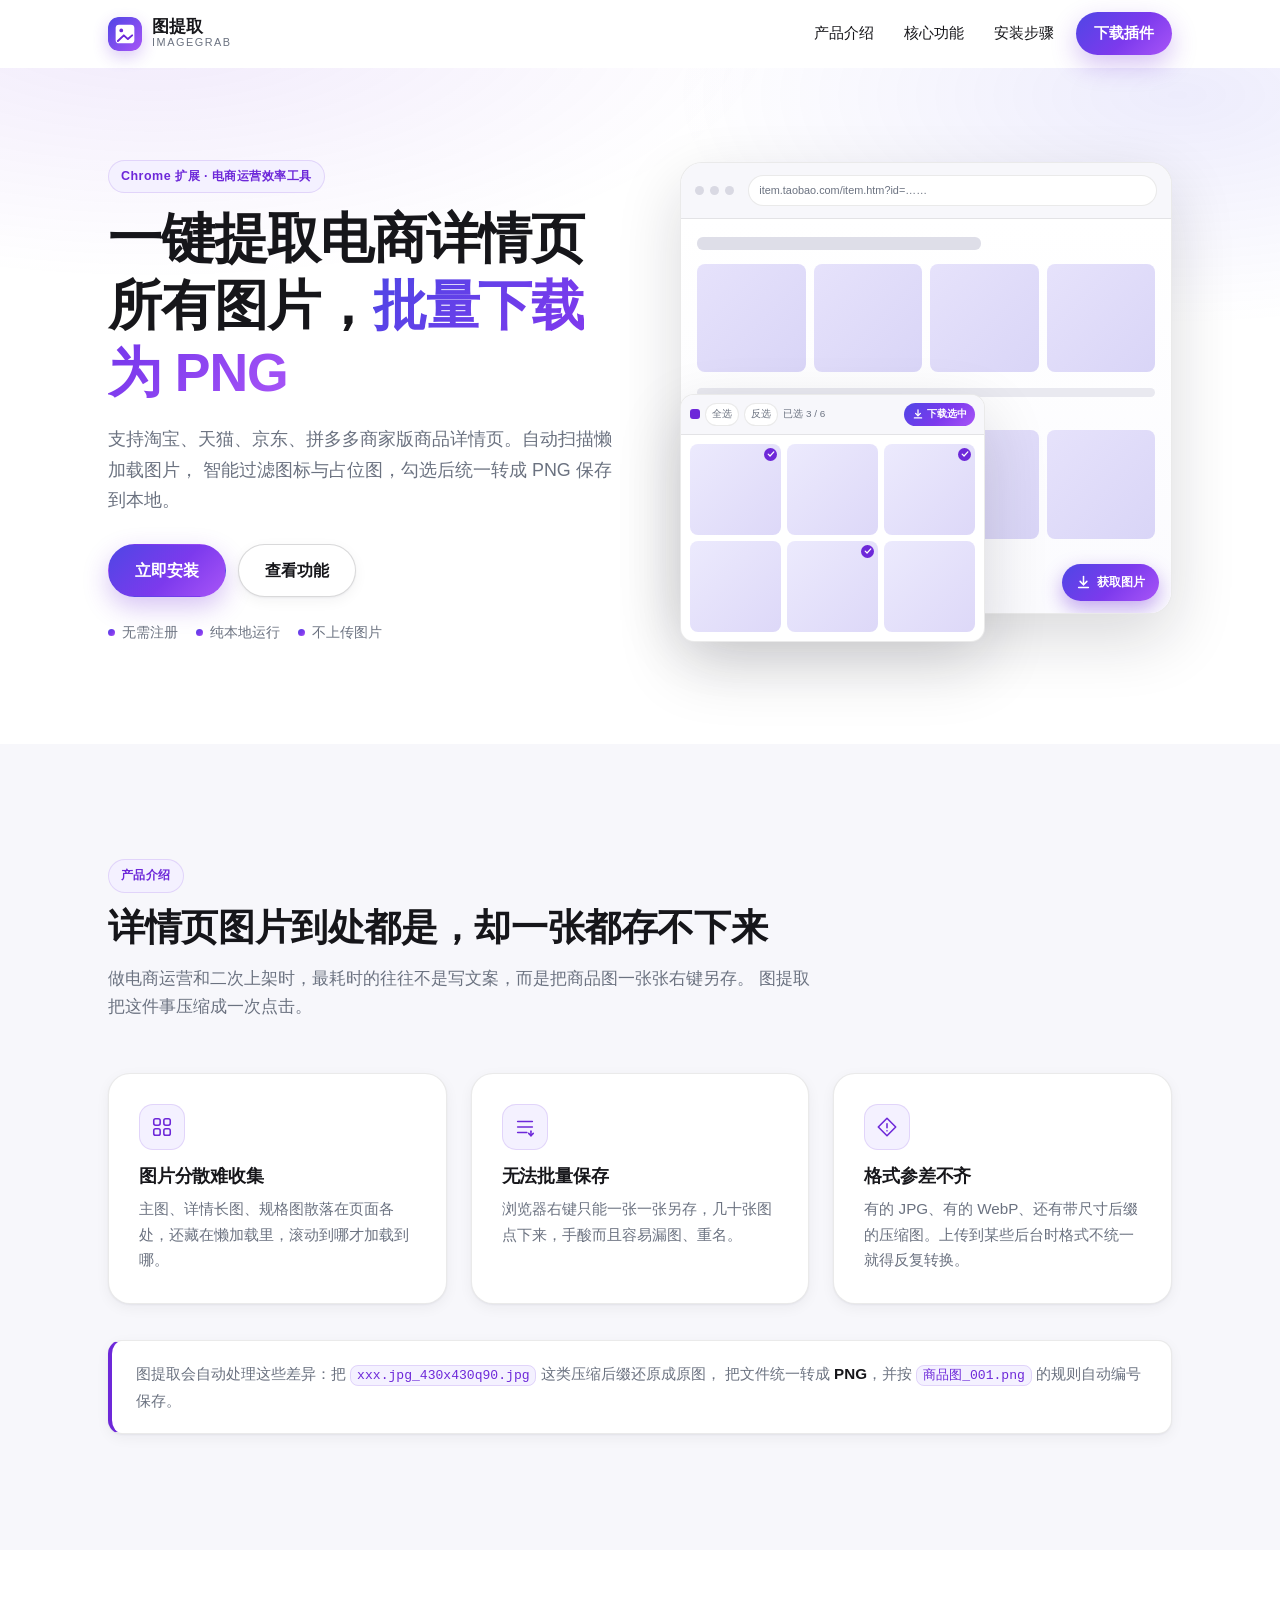
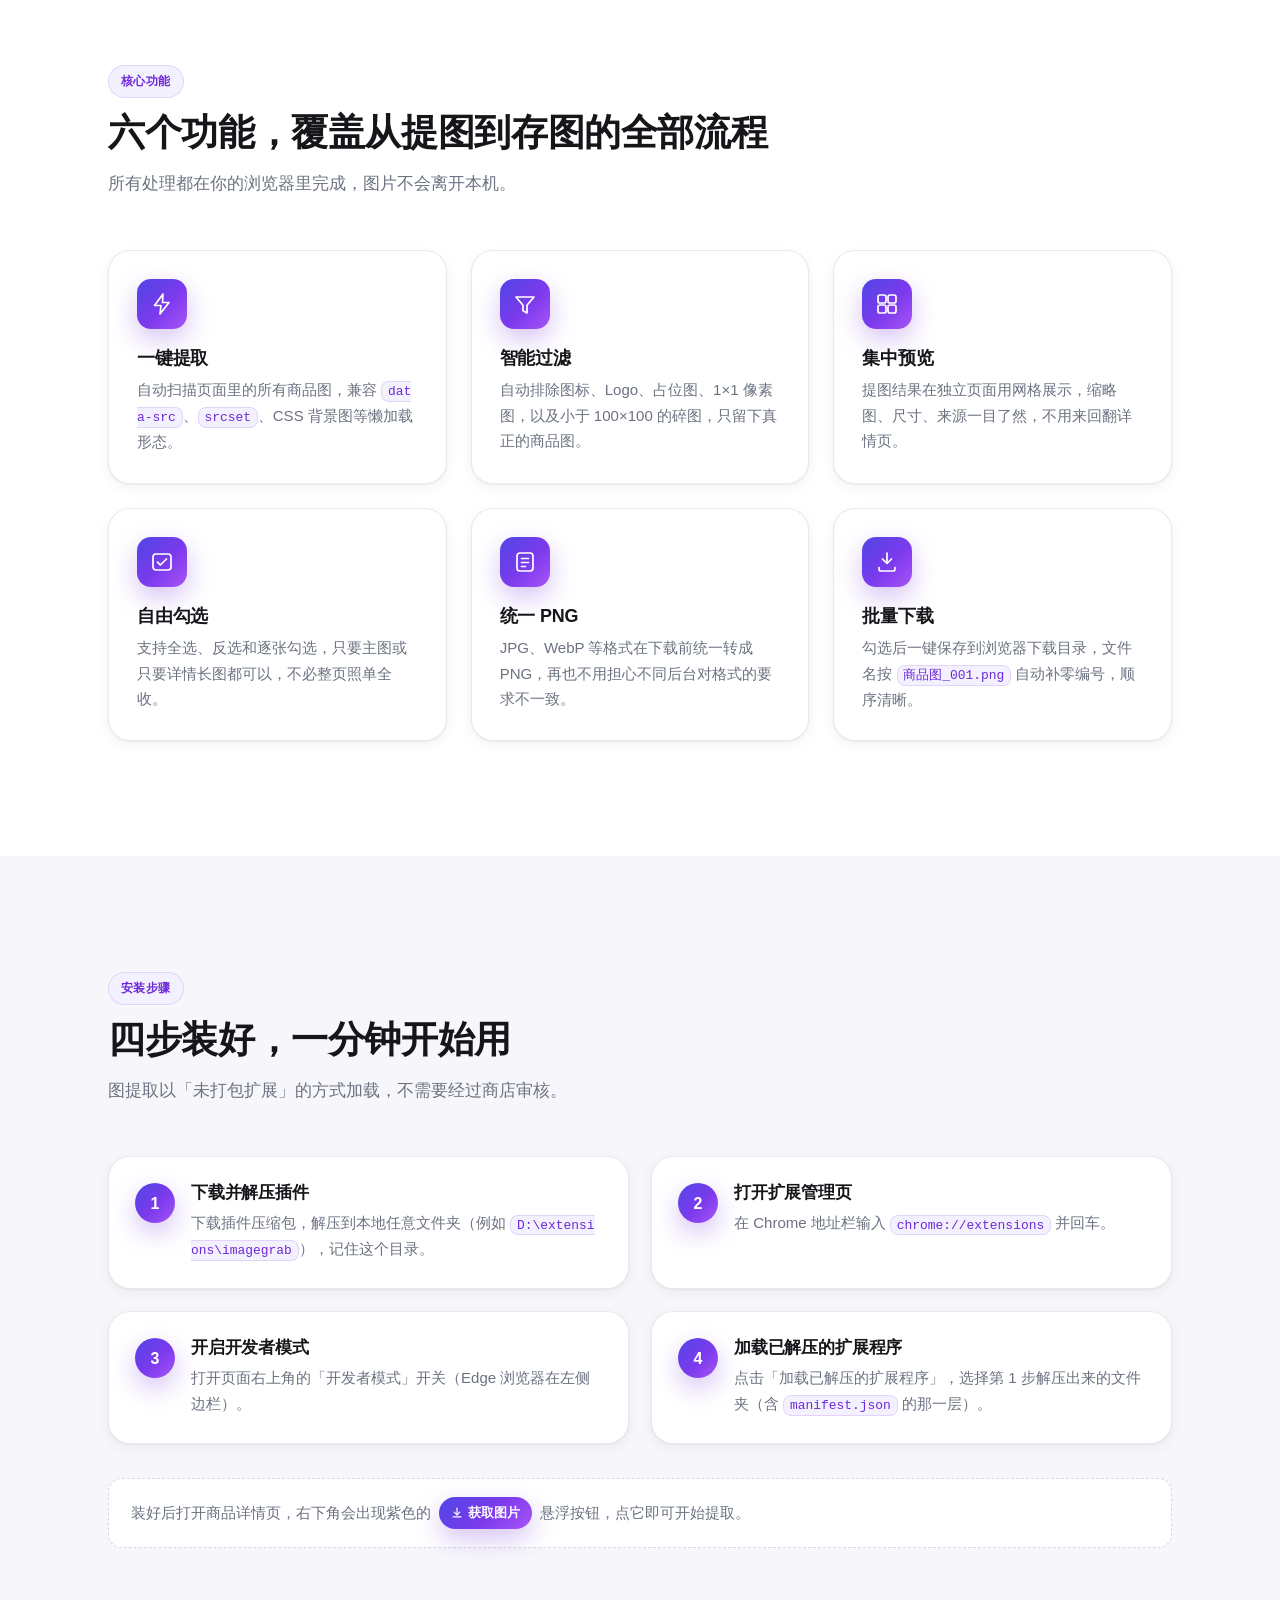
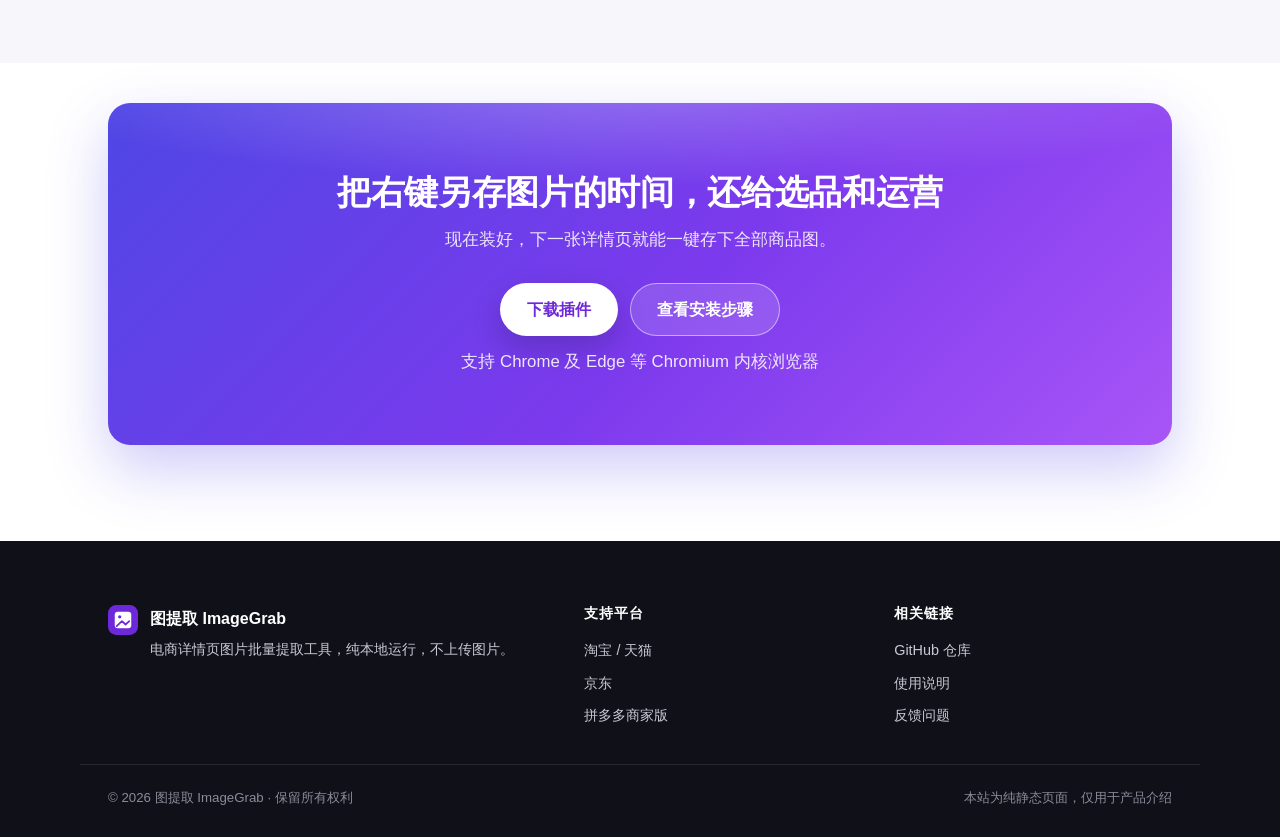
<file: docs/index.html>
<!DOCTYPE html>
<html lang="zh-CN">
<head>
  <meta charset="UTF-8" />
  <meta name="viewport" content="width=device-width, initial-scale=1" />
  <title>图提取 ImageGrab · 一键提取电商详情页图片，批量下载为 PNG</title>
  <meta name="description"
        content="图提取（ImageGrab）是一款 Chrome 浏览器扩展：在淘宝、天猫、京东、拼多多商家版的商品详情页一键提取所有商品图片，集中预览、自由勾选、批量下载为 PNG。纯本地运行，不上传任何图片。" />
  <meta name="theme-color" content="#6d28d9" />
  <link rel="icon" type="image/svg+xml" href="assets/favicon.svg" />
  <link rel="stylesheet" href="css/style.css" />
</head>
<body>
  <!-- 无障碍：键盘用户可跳转到主内容 -->
  <a class="skip-link" href="#main">跳到主要内容</a>

  <!-- ===================== 1. 顶部导航栏 ===================== -->
  <header class="nav" id="navbar">
    <div class="container nav-inner">
      <!-- 品牌：内联 SVG 图标 + 产品名 -->
      <a class="brand" href="#top" aria-label="图提取 ImageGrab 首页">
        <svg class="brand-mark" viewBox="0 0 40 40" width="34" height="34" aria-hidden="true" focusable="false">
          <defs>
            <linearGradient id="brandGrad" x1="0" y1="0" x2="1" y2="1">
              <stop offset="0" stop-color="#4f46e5" />
              <stop offset="1" stop-color="#a855f7" />
            </linearGradient>
          </defs>
          <rect x="0" y="0" width="40" height="40" rx="11" fill="url(#brandGrad)" />
          <rect x="9" y="9" width="22" height="22" rx="4" fill="#ffffff" />
          <circle cx="15.6" cy="15.8" r="2.2" fill="#6d28d9" />
          <path d="M11.6 28.2 L18.6 21.6 L23.4 26 L28.4 21.6" fill="none" stroke="#6d28d9"
                stroke-width="2.3" stroke-linecap="round" stroke-linejoin="round" />
        </svg>
        <span class="brand-text">
          <strong>图提取</strong>
          <em>ImageGrab</em>
        </span>
      </a>

      <!-- 移动端汉堡按钮（桌面端由 CSS 隐藏） -->
      <button class="nav-toggle" id="navToggle" type="button"
              aria-expanded="false" aria-controls="navMenu" aria-label="打开导航菜单">
        <span class="nav-toggle-bar"></span>
        <span class="nav-toggle-bar"></span>
        <span class="nav-toggle-bar"></span>
      </button>

      <!-- 锚点导航 -->
      <nav class="nav-menu" id="navMenu" aria-label="主导航">
        <ul>
          <li><a class="nav-link" href="#about">产品介绍</a></li>
          <li><a class="nav-link" href="#features">核心功能</a></li>
          <li><a class="nav-link" href="#steps">安装步骤</a></li>
          <li><a class="nav-link nav-link--cta" href="#download">下载插件</a></li>
        </ul>
      </nav>
    </div>
  </header>

  <main id="main">
    <!-- ===================== 2. Hero 首屏 ===================== -->
    <section class="hero" id="top">
      <div class="container hero-inner">
        <!-- 左侧文案 -->
        <div class="hero-copy reveal">
          <p class="eyebrow">Chrome 扩展 · 电商运营效率工具</p>
          <h1>一键提取电商详情页所有图片，<span class="grad-text">批量下载为 PNG</span></h1>
          <p class="hero-sub">
            支持淘宝、天猫、京东、拼多多商家版商品详情页。自动扫描懒加载图片，
            智能过滤图标与占位图，勾选后统一转成 PNG 保存到本地。
          </p>

          <div class="hero-actions">
            <a class="btn btn--primary" href="#steps">立即安装</a>
            <a class="btn btn--ghost" href="#features">查看功能</a>
          </div>

          <ul class="hero-meta">
            <li>无需注册</li>
            <li>纯本地运行</li>
            <li>不上传图片</li>
          </ul>
        </div>

        <!-- 右侧：插件界面示意图（纯 CSS + 内联 SVG 绘制，无外部图片） -->
        <div class="hero-visual reveal" aria-hidden="true">
          <!-- 背景：模拟商品详情页的浏览器窗口 -->
          <div class="mock-browser">
            <div class="mock-bar">
              <span class="mock-dot"></span><span class="mock-dot"></span><span class="mock-dot"></span>
              <span class="mock-url">item.taobao.com/item.htm?id=……</span>
            </div>
            <div class="mock-page">
              <div class="mock-line mock-line--title"></div>
              <!-- 模拟详情页里分散的商品小图 -->
              <div class="mock-row">
                <span class="mock-thumb"></span>
                <span class="mock-thumb"></span>
                <span class="mock-thumb"></span>
                <span class="mock-thumb"></span>
              </div>
              <div class="mock-line"></div>
              <div class="mock-line mock-line--short"></div>
              <!-- 再来一组小图，让详情页看起来更长，也给悬浮按钮留出空间 -->
              <div class="mock-row">
                <span class="mock-thumb"></span>
                <span class="mock-thumb"></span>
                <span class="mock-thumb"></span>
                <span class="mock-thumb"></span>
              </div>
              <!-- 模拟插件注入的悬浮按钮 -->
              <div class="mock-fab">
                <svg viewBox="0 0 20 20" width="15" height="15" aria-hidden="true">
                  <path d="M10 2v11" stroke="#fff" stroke-width="2" stroke-linecap="round" />
                  <path d="M5.5 8.5 10 13l4.5-4.5" fill="none" stroke="#fff" stroke-width="2"
                        stroke-linecap="round" stroke-linejoin="round" />
                  <path d="M3.5 16.5h13" stroke="#fff" stroke-width="2" stroke-linecap="round" />
                </svg>
                <span>获取图片</span>
              </div>
            </div>
          </div>

          <!-- 前景：模拟提取后的图片预览页 -->
          <div class="mock-gallery">
            <div class="mock-gallery-bar">
              <span class="mock-check-all"></span>
              <span class="mock-pill">全选</span>
              <span class="mock-pill">反选</span>
              <span class="mock-count">已选 3 / 6</span>
              <span class="mock-dl">
                <svg viewBox="0 0 20 20" width="12" height="12" aria-hidden="true">
                  <path d="M10 3v9" stroke="#fff" stroke-width="2.2" stroke-linecap="round" />
                  <path d="M6 9 10 13l4-4" fill="none" stroke="#fff" stroke-width="2.2"
                        stroke-linecap="round" stroke-linejoin="round" />
                  <path d="M4 16.5h12" stroke="#fff" stroke-width="2.2" stroke-linecap="round" />
                </svg>
                下载选中
              </span>
            </div>
            <div class="mock-grid">
              <span class="mock-img is-checked"></span>
              <span class="mock-img"></span>
              <span class="mock-img is-checked"></span>
              <span class="mock-img"></span>
              <span class="mock-img is-checked"></span>
              <span class="mock-img"></span>
            </div>
          </div>
        </div>
      </div>
    </section>

    <!-- ===================== 3. 产品介绍 ===================== -->
    <section class="section section--alt" id="about">
      <div class="container">
        <header class="section-head reveal">
          <p class="eyebrow">产品介绍</p>
          <h2>详情页图片到处都是，却一张都存不下来</h2>
          <p class="section-sub">
            做电商运营和二次上架时，最耗时的往往不是写文案，而是把商品图一张张右键另存。
            图提取把这件事压缩成一次点击。
          </p>
        </header>

        <!-- 3 张痛点卡片 -->
        <div class="pain-grid">
          <article class="pain-card reveal">
            <span class="pain-icon" aria-hidden="true">
              <svg viewBox="0 0 24 24" width="22" height="22" fill="none" stroke="currentColor"
                   stroke-width="1.7" stroke-linecap="round" stroke-linejoin="round">
                <rect x="3" y="3" width="7" height="7" rx="2" />
                <rect x="14" y="3" width="7" height="7" rx="2" />
                <rect x="3" y="14" width="7" height="7" rx="2" />
                <rect x="14" y="14" width="7" height="7" rx="2" />
              </svg>
            </span>
            <h3>图片分散难收集</h3>
            <p>主图、详情长图、规格图散落在页面各处，还藏在懒加载里，滚动到哪才加载到哪。</p>
          </article>

          <article class="pain-card reveal">
            <span class="pain-icon" aria-hidden="true">
              <svg viewBox="0 0 24 24" width="22" height="22" fill="none" stroke="currentColor"
                   stroke-width="1.7" stroke-linecap="round" stroke-linejoin="round">
                <path d="M4 6h16" />
                <path d="M4 12h16" />
                <path d="M4 18h10" />
                <path d="M18.5 16.5v5" />
                <path d="M16 19l2.5 2.5L21 19" />
              </svg>
            </span>
            <h3>无法批量保存</h3>
            <p>浏览器右键只能一张一张另存，几十张图点下来，手酸而且容易漏图、重名。</p>
          </article>

          <article class="pain-card reveal">
            <span class="pain-icon" aria-hidden="true">
              <svg viewBox="0 0 24 24" width="22" height="22" fill="none" stroke="currentColor"
                   stroke-width="1.7" stroke-linecap="round" stroke-linejoin="round">
                <path d="M12 2.5 21.5 12 12 21.5 2.5 12z" />
                <path d="M12 8.5v4.2" />
                <path d="M12 16.2h.01" />
              </svg>
            </span>
            <h3>格式参差不齐</h3>
            <p>有的 JPG、有的 WebP、还有带尺寸后缀的压缩图。上传到某些后台时格式不统一就得反复转换。</p>
          </article>
        </div>

        <!-- 结论文案 -->
        <p class="about-note reveal">
          图提取会自动处理这些差异：把 <code>xxx.jpg_430x430q90.jpg</code> 这类压缩后缀还原成原图，
          把文件统一转成 <strong>PNG</strong>，并按 <code>商品图_001.png</code> 的规则自动编号保存。
        </p>
      </div>
    </section>

    <!-- ===================== 4. 核心功能 ===================== -->
    <section class="section" id="features">
      <div class="container">
        <header class="section-head reveal">
          <p class="eyebrow">核心功能</p>
          <h2>六个功能，覆盖从提图到存图的全部流程</h2>
          <p class="section-sub">所有处理都在你的浏览器里完成，图片不会离开本机。</p>
        </header>

        <div class="feature-grid">
          <article class="feature-card reveal">
            <span class="feature-icon" aria-hidden="true">
              <svg viewBox="0 0 24 24" width="24" height="24" fill="none" stroke="currentColor"
                   stroke-width="1.7" stroke-linecap="round" stroke-linejoin="round">
                <path d="M13 2 4.5 13.5H11l-1 8.5L19 10.5h-6.5z" />
              </svg>
            </span>
            <h3>一键提取</h3>
            <p>自动扫描页面里的所有商品图，兼容 <code>data-src</code>、<code>srcset</code>、CSS 背景图等懒加载形态。</p>
          </article>

          <article class="feature-card reveal">
            <span class="feature-icon" aria-hidden="true">
              <svg viewBox="0 0 24 24" width="24" height="24" fill="none" stroke="currentColor"
                   stroke-width="1.7" stroke-linecap="round" stroke-linejoin="round">
                <path d="M3 5h18l-7 8.2V21l-4-2.2v-5.6z" />
              </svg>
            </span>
            <h3>智能过滤</h3>
            <p>自动排除图标、Logo、占位图、1×1 像素图，以及小于 100×100 的碎图，只留下真正的商品图。</p>
          </article>

          <article class="feature-card reveal">
            <span class="feature-icon" aria-hidden="true">
              <svg viewBox="0 0 24 24" width="24" height="24" fill="none" stroke="currentColor"
                   stroke-width="1.7" stroke-linecap="round" stroke-linejoin="round">
                <rect x="3" y="3" width="8" height="8" rx="2" />
                <rect x="13" y="3" width="8" height="8" rx="2" />
                <rect x="3" y="13" width="8" height="8" rx="2" />
                <rect x="13" y="13" width="8" height="8" rx="2" />
              </svg>
            </span>
            <h3>集中预览</h3>
            <p>提图结果在独立页面用网格展示，缩略图、尺寸、来源一目了然，不用来回翻详情页。</p>
          </article>

          <article class="feature-card reveal">
            <span class="feature-icon" aria-hidden="true">
              <svg viewBox="0 0 24 24" width="24" height="24" fill="none" stroke="currentColor"
                   stroke-width="1.7" stroke-linecap="round" stroke-linejoin="round">
                <rect x="3" y="4" width="18" height="16" rx="3" />
                <path d="M7.5 12.2l2.8 2.8L16.5 9" />
              </svg>
            </span>
            <h3>自由勾选</h3>
            <p>支持全选、反选和逐张勾选，只要主图或只要详情长图都可以，不必整页照单全收。</p>
          </article>

          <article class="feature-card reveal">
            <span class="feature-icon" aria-hidden="true">
              <svg viewBox="0 0 24 24" width="24" height="24" fill="none" stroke="currentColor"
                   stroke-width="1.7" stroke-linecap="round" stroke-linejoin="round">
                <rect x="4" y="3" width="16" height="18" rx="3" />
                <path d="M8.5 8.5h7" />
                <path d="M8.5 12.5h7" />
                <path d="M8.5 16.5h4" />
              </svg>
            </span>
            <h3>统一 PNG</h3>
            <p>JPG、WebP 等格式在下载前统一转成 PNG，再也不用担心不同后台对格式的要求不一致。</p>
          </article>

          <article class="feature-card reveal">
            <span class="feature-icon" aria-hidden="true">
              <svg viewBox="0 0 24 24" width="24" height="24" fill="none" stroke="currentColor"
                   stroke-width="1.7" stroke-linecap="round" stroke-linejoin="round">
                <path d="M12 3v10" />
                <path d="M7.5 9 12 13.5 16.5 9" />
                <path d="M4 17.5v1.5a2 2 0 0 0 2 2h12a2 2 0 0 0 2-2v-1.5" />
              </svg>
            </span>
            <h3>批量下载</h3>
            <p>勾选后一键保存到浏览器下载目录，文件名按 <code>商品图_001.png</code> 自动补零编号，顺序清晰。</p>
          </article>
        </div>
      </div>
    </section>

    <!-- ===================== 5. 安装步骤 ===================== -->
    <section class="section section--alt" id="steps">
      <div class="container">
        <header class="section-head reveal">
          <p class="eyebrow">安装步骤</p>
          <h2>四步装好，一分钟开始用</h2>
          <p class="section-sub">图提取以「未打包扩展」的方式加载，不需要经过商店审核。</p>
        </header>

        <ol class="steps">
          <li class="step reveal">
            <span class="step-num" aria-hidden="true">1</span>
            <div class="step-body">
              <h3>下载并解压插件</h3>
              <p>下载插件压缩包，解压到本地任意文件夹（例如 <code>D:\extensions\imagegrab</code>），记住这个目录。</p>
            </div>
          </li>

          <li class="step reveal">
            <span class="step-num" aria-hidden="true">2</span>
            <div class="step-body">
              <h3>打开扩展管理页</h3>
              <p>在 Chrome 地址栏输入 <code>chrome://extensions</code> 并回车。</p>
            </div>
          </li>

          <li class="step reveal">
            <span class="step-num" aria-hidden="true">3</span>
            <div class="step-body">
              <h3>开启开发者模式</h3>
              <p>打开页面右上角的「开发者模式」开关（Edge 浏览器在左侧边栏）。</p>
            </div>
          </li>

          <li class="step reveal">
            <span class="step-num" aria-hidden="true">4</span>
            <div class="step-body">
              <h3>加载已解压的扩展程序</h3>
              <p>点击「加载已解压的扩展程序」，选择第 1 步解压出来的文件夹（含 <code>manifest.json</code> 的那一层）。</p>
            </div>
          </li>
        </ol>

        <p class="steps-tip reveal">
          装好后打开商品详情页，右下角会出现紫色的
          <span class="inline-btn">
            <svg viewBox="0 0 20 20" width="12" height="12" aria-hidden="true">
              <path d="M10 2v11" stroke="#fff" stroke-width="2" stroke-linecap="round" />
              <path d="M5.5 8.5 10 13l4.5-4.5" fill="none" stroke="#fff" stroke-width="2"
                    stroke-linecap="round" stroke-linejoin="round" />
              <path d="M3.5 16.5h13" stroke="#fff" stroke-width="2" stroke-linecap="round" />
            </svg>
            获取图片
          </span>
          悬浮按钮，点它即可开始提取。
        </p>
      </div>
    </section>

    <!-- ===================== 6. 底部 CTA ===================== -->
    <section class="section cta-section" id="download">
      <div class="container">
        <div class="cta reveal">
          <h2>把右键另存图片的时间，还给选品和运营</h2>
          <p>现在装好，下一张详情页就能一键存下全部商品图。</p>
          <div class="cta-actions">
            <!-- 下载按钮指向 GitHub 仓库；如日后发布 Releases，可换成 Releases 下载链接 -->
            <a class="btn btn--invert" href="https://github.com/Alicalzh-Byte/imagegrab" target="_blank" rel="noopener">下载插件</a>
            <a class="btn btn--onGradient" href="#steps">查看安装步骤</a>
          </div>
          <p class="cta-note">支持 Chrome 及 Edge 等 Chromium 内核浏览器</p>
        </div>
      </div>
    </section>
  </main>

  <!-- ===================== 7. Footer ===================== -->
  <footer class="footer">
    <div class="container footer-inner">
      <div class="footer-brand">
        <span class="footer-logo" aria-hidden="true">
          <svg viewBox="0 0 40 40" width="30" height="30">
            <rect x="0" y="0" width="40" height="40" rx="11" fill="#6d28d9" />
            <rect x="9" y="9" width="22" height="22" rx="4" fill="#ffffff" />
            <circle cx="15.6" cy="15.8" r="2.2" fill="#6d28d9" />
            <path d="M11.6 28.2 L18.6 21.6 L23.4 26 L28.4 21.6" fill="none" stroke="#6d28d9"
                  stroke-width="2.3" stroke-linecap="round" stroke-linejoin="round" />
          </svg>
        </span>
        <div>
          <strong>图提取 ImageGrab</strong>
          <p>电商详情页图片批量提取工具，纯本地运行，不上传图片。</p>
        </div>
      </div>

      <div class="footer-col">
        <h4>支持平台</h4>
        <ul>
          <li>淘宝 / 天猫</li>
          <li>京东</li>
          <li>拼多多商家版</li>
        </ul>
      </div>

      <div class="footer-col">
        <h4>相关链接</h4>
        <ul>
          <!-- GitHub 仓库地址：已指向真实仓库 -->
          <li><a href="https://github.com/Alicalzh-Byte/imagegrab" target="_blank" rel="noopener">GitHub 仓库</a></li>
          <li><a href="#" target="_top">使用说明</a></li>
          <li><a href="#" target="_top">反馈问题</a></li>
        </ul>
      </div>
    </div>

    <div class="container footer-bottom">
      <p>© <span id="year">2025</span> 图提取 ImageGrab · 保留所有权利</p>
      <p class="footer-note">本站为纯静态页面，仅用于产品介绍</p>
    </div>
  </footer>

  <script src="js/main.js"></script>
</body>
</html>
</file>
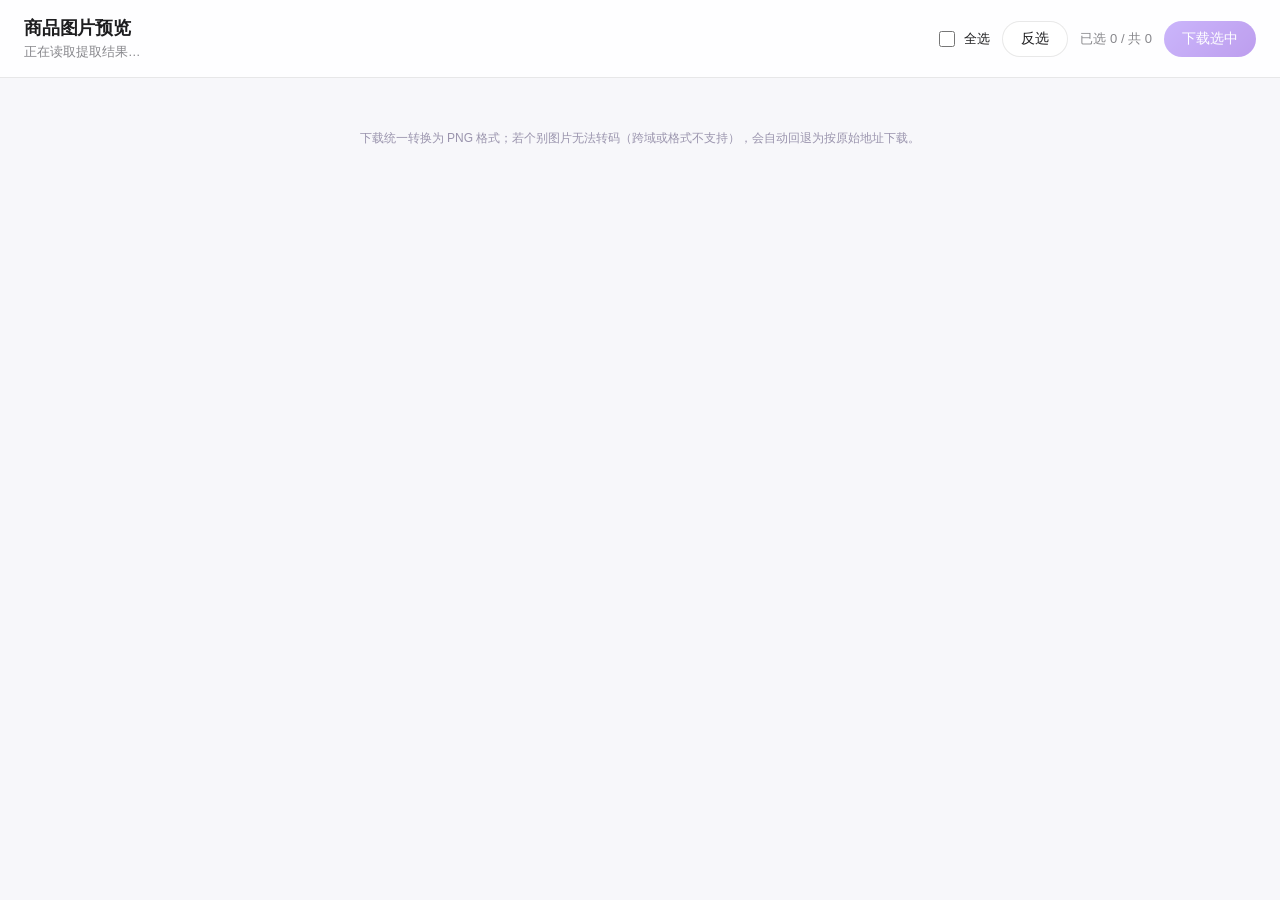
<file: ecom-image-extractor/gallery.html>
<!DOCTYPE html>
<html lang="zh-CN">
  <head>
    <meta charset="UTF-8" />
    <meta name="viewport" content="width=device-width, initial-scale=1" />
    <title>商品图片预览 · 电商图片提取下载器</title>
    <link rel="stylesheet" href="gallery.css" />
  </head>
  <body>
    <header class="topbar">
      <div class="topbar-left">
        <h1>商品图片预览</h1>
        <p class="meta" id="pageMeta">正在读取提取结果…</p>
      </div>

      <div class="topbar-actions">
        <label class="check-all">
          <input type="checkbox" id="checkAll" />
          <span>全选</span>
        </label>
        <button type="button" class="btn ghost" id="btnInvert">反选</button>
        <span class="count" id="countInfo">已选 0 / 共 0</span>
        <button type="button" class="btn primary" id="btnDownload" disabled>下载选中</button>
      </div>
    </header>

    <div class="progress-wrap" id="progressWrap" hidden>
      <div class="progress-bar"><span id="progressFill"></span></div>
      <div class="progress-text" id="progressText"></div>
    </div>

    <div class="summary" id="summary" hidden></div>

    <main class="grid" id="grid"></main>

    <div class="empty" id="emptyState" hidden>
      <p class="empty-title">还没有提取到图片</p>
      <p class="empty-sub">
        请前往淘宝 / 天猫 / 京东 / 拼多多商家版的商品详情页，点击页面右下角的「获取图片」按钮。
      </p>
    </div>

    <footer class="footer">
      下载统一转换为 PNG 格式；若个别图片无法转码（跨域或格式不支持），会自动回退为按原始地址下载。
    </footer>

    <script src="gallery.js"></script>
  </body>
</html>
</file>
<file: docs/css/style.css>
/* ============================================================
   图提取 ImageGrab · 官网样式
   结构：变量 → 基础 → 组件 → 各区块 → 响应式 → 动效降级
   所有颜色 / 间距 / 圆角均通过 :root 变量统一控制
   ============================================================ */

/* ---------------- 1. 设计变量（改这里即可换主题色） ---------------- */
:root {
  /* 主色与渐变：改成蓝色系只需把 --primary / --gradient 一并替换 */
  --primary: #6d28d9;            /* 主色（紫） */
  --primary-dark: #4f46e5;       /* 渐变起点（靛蓝） */
  --primary-light: #a855f7;      /* 渐变终点（浅紫） */
  --gradient: linear-gradient(135deg, #4f46e5 0%, #7c3aed 55%, #a855f7 100%);
  --primary-soft: #f4f1ff;       /* 主色浅底 */
  --primary-ring: rgba(109, 40, 217, 0.28); /* 焦点光圈 */

  /* 中性色 */
  --bg: #ffffff;
  --bg-alt: #f7f7fb;
  --surface: #ffffff;
  --text: #16161a;
  --text-muted: #6b7280;
  --border: rgba(22, 22, 26, 0.09);
  --border-strong: rgba(22, 22, 26, 0.16);

  /* 圆角 */
  --radius-sm: 8px;
  --radius: 14px;
  --radius-lg: 22px;
  --radius-pill: 999px;

  /* 阴影（柔和多层，避免生硬） */
  --shadow-sm: 0 1px 2px rgba(16, 16, 32, 0.05), 0 4px 14px rgba(16, 16, 32, 0.05);
  --shadow-md: 0 8px 28px rgba(16, 16, 32, 0.09);
  --shadow-lg: 0 24px 64px rgba(16, 16, 32, 0.16);
  --shadow-primary: 0 10px 26px rgba(109, 40, 217, 0.28);

  /* 间距与尺寸 */
  --container: 1120px;
  --gap: clamp(16px, 2.4vw, 24px);
  --section-y: clamp(64px, 9vw, 116px);
  --nav-h: 60px;

  /* 过渡 */
  --t-fast: 0.2s cubic-bezier(0.4, 0, 0.2, 1);
  --t: 0.28s cubic-bezier(0.4, 0, 0.2, 1);

  /* 字体 */
  --font: -apple-system, BlinkMacSystemFont, "Segoe UI", "PingFang SC",
    "Hiragino Sans GB", "Microsoft YaHei", sans-serif;
}

/* ---------------- 2. 基础与布局 ---------------- */
*,
*::before,
*::after {
  box-sizing: border-box;
}

html {
  /* 用 clip 而不是 hidden：不会创建滚动容器，避免影响 sticky 导航 */
  overflow-x: clip;
  scroll-behavior: smooth;
  -webkit-text-size-adjust: 100%;
}

body {
  margin: 0;
  font-family: var(--font);
  font-size: 1rem;
  line-height: 1.7;
  color: var(--text);
  background: var(--bg);
  overflow-x: clip;
  -webkit-font-smoothing: antialiased;
}

h1, h2, h3, h4 {
  margin: 0;
  line-height: 1.25;
  letter-spacing: -0.01em;
}

p {
  margin: 0;
}

ul, ol {
  margin: 0;
  padding: 0;
  list-style: none;
}

a {
  color: var(--primary);
  text-decoration: none;
  transition: color var(--t-fast);
}

a:hover {
  color: var(--primary-dark);
}

img, svg {
  max-width: 100%;
  height: auto;
}

/* 行内代码：用于 chrome://extensions、商品图_001.png 等 */
code {
  font-family: ui-monospace, SFMono-Regular, Menlo, Consolas, "Courier New", monospace;
  font-size: 0.86em;
  padding: 0.15em 0.45em;
  border-radius: var(--radius-sm);
  background: var(--primary-soft);
  color: var(--primary);
  border: 1px solid rgba(109, 40, 217, 0.14);
  word-break: break-all;
}

.container {
  width: 100%;
  max-width: var(--container);
  margin: 0 auto;
  padding: 0 clamp(16px, 4vw, 28px);
}

/* 无障碍跳转链接：平时隐藏，键盘聚焦时出现 */
.skip-link {
  position: absolute;
  left: 12px;
  top: -60px;
  z-index: 200;
  padding: 10px 16px;
  border-radius: var(--radius-sm);
  background: var(--primary);
  color: #fff;
  transition: top var(--t-fast);
}

.skip-link:focus {
  top: 12px;
  color: #fff;
}

/* 统一键盘焦点样式 */
:focus-visible {
  outline: 3px solid var(--primary-ring);
  outline-offset: 2px;
  border-radius: var(--radius-sm);
}

/* ---------------- 3. 通用文字与按钮 ---------------- */
.eyebrow {
  display: inline-block;
  margin-bottom: 12px;
  padding: 5px 12px;
  font-size: 0.78rem;
  font-weight: 600;
  letter-spacing: 0.04em;
  color: var(--primary);
  background: var(--primary-soft);
  border: 1px solid rgba(109, 40, 217, 0.14);
  border-radius: var(--radius-pill);
}

.grad-text {
  background: var(--gradient);
  -webkit-background-clip: text;
  background-clip: text;
  color: transparent;
}

.btn {
  display: inline-flex;
  align-items: center;
  justify-content: center;
  gap: 8px;
  min-height: 48px;
  padding: 12px 26px;
  font-size: 1rem;
  font-weight: 600;
  border-radius: var(--radius-pill);
  border: 1px solid transparent;
  cursor: pointer;
  transition: transform var(--t-fast), box-shadow var(--t), background var(--t),
    color var(--t-fast), border-color var(--t-fast);
  white-space: nowrap;
}

.btn--primary {
  background: var(--gradient);
  color: #fff;
  box-shadow: var(--shadow-primary);
}

.btn--primary:hover {
  color: #fff;
  transform: translateY(-2px);
  box-shadow: 0 14px 32px rgba(109, 40, 217, 0.34);
}

.btn--ghost {
  background: var(--surface);
  color: var(--text);
  border-color: var(--border-strong);
  box-shadow: var(--shadow-sm);
}

.btn--ghost:hover {
  color: var(--primary);
  border-color: var(--primary);
  transform: translateY(-2px);
}

.btn--invert {
  background: #fff;
  color: var(--primary);
  box-shadow: 0 12px 30px rgba(10, 10, 30, 0.2);
}

.btn--invert:hover {
  color: var(--primary-dark);
  transform: translateY(-2px);
}

.btn--onGradient {
  background: rgba(255, 255, 255, 0.14);
  color: #fff;
  border-color: rgba(255, 255, 255, 0.5);
}

.btn--onGradient:hover {
  background: rgba(255, 255, 255, 0.22);
  color: #fff;
}

/* ---------------- 4. 顶部导航栏 ---------------- */
.nav {
  position: sticky;
  top: 0;
  z-index: 100;
  height: var(--nav-h);
  /* 毛玻璃背景：未滚动时几乎透明 */
  background: rgba(255, 255, 255, 0.72);
  backdrop-filter: saturate(180%) blur(18px);
  -webkit-backdrop-filter: saturate(180%) blur(18px);
  border-bottom: 1px solid transparent;
  transition: box-shadow var(--t), background var(--t), border-color var(--t);
}

/* 滚动后由 JS 加上 .is-scrolled，出现分隔线与阴影 */
.nav.is-scrolled {
  background: rgba(255, 255, 255, 0.86);
  border-bottom-color: var(--border);
  box-shadow: 0 6px 24px rgba(16, 16, 32, 0.07);
}

.nav-inner {
  display: flex;
  align-items: center;
  justify-content: space-between;
  height: 100%;
  gap: 12px;
}

.brand {
  display: inline-flex;
  align-items: center;
  gap: 10px;
  color: var(--text);
  flex-shrink: 0;
}

.brand:hover {
  color: var(--text);
}

.brand-mark {
  display: block;
  border-radius: 11px;
  box-shadow: 0 6px 16px rgba(109, 40, 217, 0.24);
}

.brand-text {
  display: flex;
  flex-direction: column;
  line-height: 1.1;
}

.brand-text strong {
  font-size: 1.06rem;
  font-weight: 700;
  letter-spacing: 0.01em;
}

.brand-text em {
  font-style: normal;
  font-size: 0.68rem;
  letter-spacing: 0.14em;
  text-transform: uppercase;
  color: var(--text-muted);
}

/* 汉堡按钮（移动端） */
.nav-toggle {
  display: inline-flex;
  flex-direction: column;
  justify-content: center;
  gap: 5px;
  width: 44px;
  height: 44px;
  padding: 0 11px;
  background: var(--surface);
  border: 1px solid var(--border-strong);
  border-radius: var(--radius-sm);
  cursor: pointer;
  transition: box-shadow var(--t-fast), border-color var(--t-fast);
}

.nav-toggle:hover {
  border-color: var(--primary);
}

.nav-toggle-bar {
  display: block;
  height: 2px;
  width: 100%;
  border-radius: 2px;
  background: var(--text);
  transition: transform var(--t), opacity var(--t-fast);
}

/* 展开时：三横线 → ✕ */
.nav.is-open .nav-toggle-bar:nth-child(1) {
  transform: translateY(7px) rotate(45deg);
}

.nav.is-open .nav-toggle-bar:nth-child(2) {
  opacity: 0;
}

.nav.is-open .nav-toggle-bar:nth-child(3) {
  transform: translateY(-7px) rotate(-45deg);
}

/* 移动端菜单：默认隐藏，展开时作为下拉面板出现 */
.nav-menu {
  position: absolute;
  top: var(--nav-h);
  left: 0;
  right: 0;
  display: none;
  background: rgba(255, 255, 255, 0.97);
  backdrop-filter: saturate(180%) blur(18px);
  -webkit-backdrop-filter: saturate(180%) blur(18px);
  border-bottom: 1px solid var(--border);
  box-shadow: var(--shadow-md);
}

.nav.is-open .nav-menu {
  display: block;
  animation: menuIn var(--t) both;
}

@keyframes menuIn {
  from { opacity: 0; transform: translateY(-8px); }
  to   { opacity: 1; transform: translateY(0); }
}

.nav-menu ul {
  padding: 10px clamp(16px, 4vw, 28px) 16px;
}

.nav-link {
  display: block;
  padding: 12px 14px;
  border-radius: var(--radius-sm);
  font-size: 0.96rem;
  font-weight: 500;
  color: var(--text);
  transition: background var(--t-fast), color var(--t-fast);
}

.nav-link:hover {
  background: var(--bg-alt);
  color: var(--primary);
}

/* 当前所在区块高亮 */
.nav-link.is-active {
  color: var(--primary);
  font-weight: 600;
}

.nav-link--cta {
  color: var(--primary);
  font-weight: 600;
}

/* ---------------- 5. Hero 首屏 ---------------- */
.hero {
  position: relative;
  padding: clamp(48px, 8vw, 92px) 0 clamp(56px, 8vw, 100px);
  /* 顶部一层极淡的紫色光晕，让首屏更有层次 */
  background:
    radial-gradient(900px 380px at 12% -8%, rgba(109, 40, 217, 0.1), transparent 70%),
    radial-gradient(700px 320px at 92% 4%, rgba(79, 70, 229, 0.1), transparent 72%),
    var(--bg);
}

.hero-inner {
  display: grid;
  grid-template-columns: 1fr;
  gap: clamp(36px, 5vw, 56px);
  align-items: center;
}

.hero h1 {
  font-size: clamp(1.85rem, 6.2vw, 3.35rem);
  font-weight: 800;
  letter-spacing: -0.02em;
}

.hero-sub {
  margin-top: 18px;
  font-size: clamp(0.98rem, 2.4vw, 1.12rem);
  color: var(--text-muted);
  max-width: 34em;
}

.hero-actions {
  display: flex;
  flex-wrap: wrap;
  gap: 12px;
  margin-top: 28px;
}

/* 小徽标：无需注册 / 纯本地运行 / 不上传图片 */
.hero-meta {
  display: flex;
  flex-wrap: wrap;
  gap: 8px 18px;
  margin-top: 24px;
  font-size: 0.86rem;
  color: var(--text-muted);
}

.hero-meta li {
  display: inline-flex;
  align-items: center;
  gap: 7px;
}

.hero-meta li::before {
  content: "";
  width: 7px;
  height: 7px;
  border-radius: 50%;
  background: var(--gradient);
}

/* --- Hero 示意图容器 --- */
.hero-visual {
  position: relative;
  padding-bottom: 28px;
}

/* ① 浏览器窗口（白色的详情页） */
.mock-browser {
  position: relative;
  background: var(--surface);
  border: 1px solid var(--border);
  border-radius: var(--radius-lg);
  box-shadow: var(--shadow-lg);
  overflow: hidden;
}

.mock-bar {
  display: flex;
  align-items: center;
  gap: 6px;
  padding: 12px 14px;
  background: var(--bg-alt);
  border-bottom: 1px solid var(--border);
}

.mock-dot {
  width: 9px;
  height: 9px;
  border-radius: 50%;
  background: #d9d9e3;
  flex-shrink: 0;
}

.mock-url {
  flex: 1;
  margin-left: 8px;
  padding: 5px 10px;
  font-size: 0.68rem;
  color: var(--text-muted);
  background: #fff;
  border: 1px solid var(--border);
  border-radius: var(--radius-pill);
  white-space: nowrap;
  overflow: hidden;
  text-overflow: ellipsis;
}

.mock-page {
  position: relative;
  padding: 18px 16px 58px;
  background: linear-gradient(180deg, #ffffff, #fbfbfe);
}

/* 模拟详情页里的文字行与小图 */
.mock-line {
  height: 9px;
  border-radius: 6px;
  background: #e9e9f0;
  margin-bottom: 10px;
}

.mock-line--title {
  width: 62%;
  height: 13px;
  background: #dedee8;
}

.mock-line--short {
  width: 44%;
}

.mock-row {
  display: grid;
  grid-template-columns: repeat(4, 1fr);
  gap: 8px;
  margin: 14px 0 16px;
}

.mock-thumb {
  display: block;
  aspect-ratio: 1 / 1;
  border-radius: var(--radius-sm);
  background: linear-gradient(135deg, #e6e2fb, #d9d5f7);
}

/* 模拟插件注入的悬浮按钮 */
.mock-fab {
  position: absolute;
  right: 12px;
  bottom: 12px;
  display: inline-flex;
  align-items: center;
  gap: 6px;
  padding: 8px 14px;
  font-size: 0.76rem;
  font-weight: 600;
  color: #fff;
  background: var(--gradient);
  border-radius: var(--radius-pill);
  box-shadow: 0 8px 20px rgba(109, 40, 217, 0.4);
}

/* ② 叠加在浏览器窗口上的图片预览页。
   锚定在左下方：右下角要留给「获取图片」悬浮按钮，避免示意图盖住主角 */
.mock-gallery {
  position: absolute;
  left: 0;
  bottom: 0;
  width: 62%;
  max-width: 320px;
  background: var(--surface);
  border: 1px solid var(--border);
  border-radius: var(--radius);
  box-shadow: var(--shadow-lg);
  overflow: hidden;
}

.mock-gallery-bar {
  display: flex;
  align-items: center;
  gap: 5px;
  padding: 8px 9px;
  background: var(--bg-alt);
  border-bottom: 1px solid var(--border);
  font-size: 0.62rem;
  color: var(--text-muted);
}

.mock-check-all {
  width: 10px;
  height: 10px;
  border-radius: 3px;
  background: var(--primary);
  flex-shrink: 0;
}

.mock-pill {
  padding: 2px 6px;
  border-radius: var(--radius-pill);
  background: #fff;
  border: 1px solid var(--border);
  white-space: nowrap;
}

.mock-count {
  white-space: nowrap;
}

.mock-dl {
  display: inline-flex;
  align-items: center;
  gap: 3px;
  margin-left: auto;
  padding: 3px 8px;
  border-radius: var(--radius-pill);
  background: var(--gradient);
  color: #fff;
  font-weight: 600;
  white-space: nowrap;
}

.mock-grid {
  display: grid;
  grid-template-columns: repeat(3, 1fr);
  gap: 6px;
  padding: 9px;
}

.mock-img {
  position: relative;
  display: block;
  aspect-ratio: 1 / 1;
  border-radius: var(--radius-sm);
  background: linear-gradient(135deg, #eceafd, #ddd8f8);
}

/* 已勾选的图片：右上角一个小对勾 */
.mock-img.is-checked::after {
  content: "";
  position: absolute;
  top: 4px;
  right: 4px;
  width: 13px;
  height: 13px;
  border-radius: 50%;
  background: var(--primary) url("data:image/svg+xml,%3Csvg xmlns='http://www.w3.org/2000/svg' viewBox='0 0 16 16'%3E%3Cpath d='M3.5 8.2l3 3 6-6.5' fill='none' stroke='%23fff' stroke-width='2' stroke-linecap='round' stroke-linejoin='round'/%3E%3C/svg%3E") center / 10px 10px no-repeat;
}

/* ---------------- 6. 区块通用头部 ---------------- */
.section {
  padding: var(--section-y) 0;
  scroll-margin-top: calc(var(--nav-h) + 12px);
}

.section--alt {
  background: var(--bg-alt);
}

.section-head {
  max-width: 44rem;
  margin-bottom: clamp(32px, 4vw, 52px);
}

.section-head h2 {
  font-size: clamp(1.5rem, 4.2vw, 2.3rem);
  font-weight: 700;
}

.section-sub {
  margin-top: 14px;
  color: var(--text-muted);
  font-size: clamp(0.95rem, 2.2vw, 1.05rem);
}

/* ---------------- 7. 产品介绍：痛点卡片 ---------------- */
.pain-grid {
  display: grid;
  grid-template-columns: 1fr;
  gap: var(--gap);
}

.pain-card {
  padding: clamp(22px, 3vw, 30px);
  background: var(--surface);
  border: 1px solid var(--border);
  border-radius: var(--radius-lg);
  box-shadow: var(--shadow-sm);
  transition: transform var(--t), box-shadow var(--t);
}

.pain-card:hover {
  transform: translateY(-4px);
  box-shadow: var(--shadow-md);
}

.pain-icon {
  display: inline-flex;
  align-items: center;
  justify-content: center;
  width: 46px;
  height: 46px;
  margin-bottom: 16px;
  border-radius: var(--radius);
  color: var(--primary);
  background: var(--primary-soft);
  border: 1px solid rgba(109, 40, 217, 0.14);
}

.pain-card h3 {
  font-size: 1.1rem;
  margin-bottom: 8px;
}

.pain-card p {
  color: var(--text-muted);
  font-size: 0.95rem;
}

.about-note {
  margin-top: clamp(26px, 3vw, 36px);
  padding: 20px 24px;
  background: var(--surface);
  border: 1px solid var(--border);
  border-left: 4px solid var(--primary);
  border-radius: var(--radius);
  color: var(--text-muted);
  font-size: 0.95rem;
  box-shadow: var(--shadow-sm);
}

.about-note strong {
  color: var(--text);
}

/* ---------------- 8. 核心功能卡片 ---------------- */
.feature-grid {
  display: grid;
  grid-template-columns: 1fr;
  gap: var(--gap);
}

.feature-card {
  position: relative;
  padding: clamp(22px, 3vw, 28px);
  background: var(--surface);
  border: 1px solid var(--border);
  border-radius: var(--radius-lg);
  box-shadow: var(--shadow-sm);
  transition: transform var(--t), box-shadow var(--t), border-color var(--t);
}

.feature-card:hover {
  transform: translateY(-5px);
  box-shadow: var(--shadow-md);
  border-color: rgba(109, 40, 217, 0.26);
}

.feature-icon {
  display: inline-flex;
  align-items: center;
  justify-content: center;
  width: 50px;
  height: 50px;
  margin-bottom: 18px;
  border-radius: var(--radius);
  color: #fff;
  background: var(--gradient);
  box-shadow: var(--shadow-primary);
}

.feature-card h3 {
  font-size: 1.12rem;
  margin-bottom: 8px;
}

.feature-card p {
  color: var(--text-muted);
  font-size: 0.94rem;
}

/* ---------------- 9. 安装步骤时间线 ---------------- */
.steps {
  position: relative;
  display: grid;
  gap: clamp(16px, 2.2vw, 22px);
}

.step {
  position: relative;
  display: flex;
  gap: 16px;
  padding: clamp(20px, 3vw, 26px);
  background: var(--surface);
  border: 1px solid var(--border);
  border-radius: var(--radius-lg);
  box-shadow: var(--shadow-sm);
  transition: transform var(--t), box-shadow var(--t);
}

.step:hover {
  transform: translateY(-3px);
  box-shadow: var(--shadow-md);
}

.step-num {
  flex-shrink: 0;
  display: inline-flex;
  align-items: center;
  justify-content: center;
  width: 40px;
  height: 40px;
  border-radius: 50%;
  font-size: 1rem;
  font-weight: 700;
  color: #fff;
  background: var(--gradient);
  box-shadow: var(--shadow-primary);
}

.step-body h3 {
  font-size: 1.05rem;
  margin-bottom: 6px;
}

.step-body p {
  color: var(--text-muted);
  font-size: 0.94rem;
}

/* 步骤区结尾的提示 */
.steps-tip {
  display: flex;
  flex-wrap: wrap;
  align-items: center;
  gap: 8px;
  margin-top: clamp(24px, 3vw, 34px);
  padding: 18px 22px;
  background: var(--surface);
  border: 1px dashed var(--border-strong);
  border-radius: var(--radius);
  color: var(--text-muted);
  font-size: 0.94rem;
}

/* 行内的迷你按钮示意 */
.inline-btn {
  display: inline-flex;
  align-items: center;
  gap: 5px;
  padding: 5px 12px;
  font-size: 0.82rem;
  font-weight: 600;
  color: #fff;
  background: var(--gradient);
  border-radius: var(--radius-pill);
  box-shadow: var(--shadow-primary);
}

/* ---------------- 10. 底部 CTA ---------------- */
.cta-section {
  padding-top: clamp(28px, 4vw, 40px);
  padding-bottom: clamp(64px, 8vw, 96px);
}

.cta {
  position: relative;
  padding: clamp(36px, 6vw, 68px) clamp(24px, 5vw, 64px);
  text-align: center;
  color: #fff;
  background: var(--gradient);
  border-radius: var(--radius-lg);
  box-shadow: 0 24px 60px rgba(79, 70, 229, 0.28);
  overflow: hidden;
}

/* 一层柔光，让渐变块不那么平 */
.cta::after {
  content: "";
  position: absolute;
  inset: -40% -10% auto;
  height: 220px;
  background: radial-gradient(closest-side, rgba(255, 255, 255, 0.28), transparent);
  pointer-events: none;
}

.cta > * {
  position: relative;
  z-index: 1;
}

.cta h2 {
  font-size: clamp(1.42rem, 4vw, 2.15rem);
  font-weight: 700;
}

.cta p {
  margin-top: 12px;
  color: rgba(255, 255, 255, 0.88);
  font-size: clamp(0.95rem, 2.2vw, 1.05rem);
}

.cta-actions {
  display: flex;
  flex-wrap: wrap;
  justify-content: center;
  gap: 12px;
  margin-top: 28px;
}

.cta-note {
  margin-top: 16px;
  font-size: 0.84rem;
  color: rgba(255, 255, 255, 0.78);
}

/* ---------------- 11. Footer ---------------- */
.footer {
  padding: clamp(44px, 6vw, 64px) 0 28px;
  background: #101018;
  color: #c9c9d4;
}

.footer-inner {
  display: grid;
  grid-template-columns: 1fr;
  gap: 28px;
  padding-bottom: 32px;
  border-bottom: 1px solid rgba(255, 255, 255, 0.1);
}

.footer-brand {
  display: flex;
  gap: 12px;
  align-items: flex-start;
}

.footer-logo {
  flex-shrink: 0;
  display: block;
  border-radius: 11px;
}

.footer-brand strong {
  display: block;
  color: #fff;
  font-size: 1rem;
}

.footer-brand p {
  margin-top: 6px;
  font-size: 0.88rem;
  max-width: 30em;
}

.footer-col h4 {
  font-size: 0.88rem;
  letter-spacing: 0.06em;
  text-transform: uppercase;
  color: #fff;
  margin-bottom: 12px;
}

.footer-col ul li {
  font-size: 0.9rem;
  padding: 4px 0;
}

.footer-col a {
  color: #c9c9d4;
}

.footer-col a:hover {
  color: #fff;
}

.footer-bottom {
  display: flex;
  flex-wrap: wrap;
  gap: 6px 16px;
  justify-content: space-between;
  padding-top: 22px;
  font-size: 0.83rem;
  color: #8b8b99;
}

/* ---------------- 12. 滚动淡入动画（由 IntersectionObserver 触发 .in） ---------------- */
.reveal {
  opacity: 0;
  transform: translateY(26px);
  transition: opacity 0.6s ease, transform 0.6s cubic-bezier(0.22, 0.61, 0.36, 1);
}

.reveal.in {
  opacity: 1;
  transform: none;
}

/* ---------------- 13. 响应式：平板 768px 起 ---------------- */
@media (min-width: 768px) {
  :root {
    --nav-h: 68px;
  }

  /* 桌面/平板：汉堡按钮隐藏，导航横向排列 */
  .nav-toggle {
    display: none;
  }

  .nav-menu {
    position: static;
    display: block !important;
    background: transparent;
    border: 0;
    box-shadow: none;
    backdrop-filter: none;
    -webkit-backdrop-filter: none;
    animation: none !important;
  }

  .nav-menu ul {
    display: flex;
    align-items: center;
    gap: 2px;
    padding: 0;
  }

  .nav-link {
    padding: 8px 14px;
    border-radius: var(--radius-pill);
    font-size: 0.92rem;
  }

  /* 当前区块：胶囊底色 + 主色文字 */
  .nav-link.is-active {
    background: var(--primary-soft);
  }

  .nav-link--cta {
    margin-left: 6px;
    padding: 9px 18px;
    color: #fff;
    background: var(--gradient);
    box-shadow: var(--shadow-primary);
  }

  .nav-link--cta:hover {
    color: #fff;
    background: var(--gradient);
    transform: translateY(-1px);
    box-shadow: 0 12px 26px rgba(109, 40, 217, 0.34);
  }

  /* 卡片网格：平板两列 */
  .pain-grid {
    grid-template-columns: repeat(3, 1fr);
  }

  .feature-grid {
    grid-template-columns: repeat(2, 1fr);
  }

  .footer-inner {
    grid-template-columns: 1.6fr 1fr 1fr;
    gap: 32px;
  }
}

/* ---------------- 14. 响应式：桌面 1024px 起 ---------------- */
@media (min-width: 1024px) {
  /* Hero 左右分栏 */
  .hero-inner {
    grid-template-columns: 1.05fr 1fr;
    gap: 56px;
  }

  .feature-grid {
    grid-template-columns: repeat(3, 1fr);
  }

  /* 步骤改为两列排布，避免单列过长 */
  .steps {
    grid-template-columns: repeat(2, 1fr);
  }
}

/* ---------------- 14b. 超窄屏（≤420px）：精简示意图里的文字，避免溢出 ---------------- */
@media (max-width: 420px) {
  /* 预览页示意图宽度受限，「已选 N / M」是装饰信息，窄屏下先让位 */
  .mock-count {
    display: none;
  }

  .mock-gallery-bar {
    gap: 4px;
    padding: 7px;
  }
}

/* ---------------- 15. 降低动效偏好（无障碍） ---------------- */
@media (prefers-reduced-motion: reduce) {
  html {
    scroll-behavior: auto;
  }

  *,
  *::before,
  *::after {
    animation-duration: 0.001ms !important;
    animation-iteration-count: 1 !important;
    transition-duration: 0.001ms !important;
  }

  /* 关掉动效后，元素必须直接可见，不能停留在透明状态 */
  .reveal {
    opacity: 1;
    transform: none;
  }
}
</file>
<file: ecom-image-extractor/gallery.css>
/* 商品图片预览页样式：简洁、响应式网格，淡紫色强调色 */

:root {
  --bg: #f7f7fa;
  --card: #ffffff;
  --text: #1d1d1f;
  --sub: #86868b;
  --line: rgba(0, 0, 0, 0.09);
  --accent: #7c3aed;
  --accent-dark: #6d28d9;
  --accent-pale: #ede9fe;
  --radius: 14px;
}

* {
  box-sizing: border-box;
}

body {
  margin: 0;
  background: var(--bg);
  color: var(--text);
  font-family: -apple-system, BlinkMacSystemFont, "PingFang SC", "Microsoft YaHei", "Segoe UI",
    Roboto, sans-serif;
  -webkit-font-smoothing: antialiased;
}

/* 顶部工具栏 */
.topbar {
  position: sticky;
  top: 0;
  z-index: 10;
  display: flex;
  flex-wrap: wrap;
  align-items: center;
  justify-content: space-between;
  gap: 16px;
  padding: 16px 24px;
  background: rgba(255, 255, 255, 0.86);
  backdrop-filter: saturate(180%) blur(16px);
  -webkit-backdrop-filter: saturate(180%) blur(16px);
  border-bottom: 1px solid var(--line);
}

.topbar-left h1 {
  margin: 0 0 4px;
  font-size: 18px;
  font-weight: 600;
  letter-spacing: -0.01em;
}

.topbar-left .meta {
  margin: 0;
  max-width: 60vw;
  font-size: 12.5px;
  color: var(--sub);
  overflow: hidden;
  text-overflow: ellipsis;
  white-space: nowrap;
}

.topbar-actions {
  display: flex;
  align-items: center;
  gap: 12px;
  flex-wrap: wrap;
}

.check-all {
  display: inline-flex;
  align-items: center;
  gap: 6px;
  font-size: 13px;
  color: var(--text);
  cursor: pointer;
  user-select: none;
}

.check-all input {
  width: 16px;
  height: 16px;
  accent-color: var(--accent);
  cursor: pointer;
}

.count {
  font-size: 13px;
  color: var(--sub);
  white-space: nowrap;
}

.btn {
  height: 36px;
  padding: 0 18px;
  font-size: 13.5px;
  font-weight: 500;
  font-family: inherit;
  border-radius: 999px;
  cursor: pointer;
  transition: background 0.18s, border-color 0.18s, transform 0.18s, opacity 0.18s;
}

.btn.ghost {
  color: var(--text);
  background: #fff;
  border: 1px solid var(--line);
}

.btn.ghost:hover {
  border-color: rgba(124, 58, 237, 0.4);
  color: var(--accent-dark);
}

.btn.primary {
  color: #fff;
  background: linear-gradient(135deg, #8b5cf6, var(--accent-dark));
  border: none;
  box-shadow: 0 6px 18px rgba(109, 40, 217, 0.26);
}

.btn.primary:hover:not(:disabled) {
  transform: translateY(-1px);
  box-shadow: 0 10px 22px rgba(109, 40, 217, 0.34);
}

.btn:disabled {
  opacity: 0.45;
  cursor: not-allowed;
  box-shadow: none;
}

/* 进度条 */
.progress-wrap {
  padding: 16px 24px 0;
}

.progress-bar {
  height: 6px;
  border-radius: 999px;
  background: var(--accent-pale);
  overflow: hidden;
}

.progress-bar > span {
  display: block;
  height: 100%;
  width: 0;
  border-radius: 999px;
  background: linear-gradient(90deg, #a78bfa, var(--accent-dark));
  transition: width 0.3s ease;
}

.progress-text {
  margin-top: 8px;
  font-size: 12.5px;
  color: var(--sub);
}

/* 结果汇总 */
.summary {
  margin: 16px 24px 0;
  padding: 14px 18px;
  background: #fff;
  border: 1px solid var(--line);
  border-radius: var(--radius);
}

.summary-head {
  font-size: 13.5px;
  font-weight: 600;
  color: var(--accent-dark);
}

.summary-list {
  margin: 10px 0 0;
  padding-left: 18px;
  font-size: 12px;
  line-height: 1.7;
  color: var(--sub);
  word-break: break-all;
}

/* 图片网格 */
.grid {
  display: grid;
  grid-template-columns: repeat(auto-fill, minmax(190px, 1fr));
  gap: 16px;
  padding: 20px 24px 8px;
}

.card {
  position: relative;
  display: flex;
  flex-direction: column;
  background: var(--card);
  border: 1px solid var(--line);
  border-radius: var(--radius);
  overflow: hidden;
  transition: box-shadow 0.22s, transform 0.22s, border-color 0.22s;
}

.card:hover {
  transform: translateY(-2px);
  box-shadow: 0 12px 28px rgba(0, 0, 0, 0.09);
  border-color: rgba(124, 58, 237, 0.3);
}

/* 复选框浮在左上角 */
.card-check {
  position: absolute;
  top: 10px;
  left: 10px;
  z-index: 2;
  display: flex;
  align-items: center;
  justify-content: center;
  width: 24px;
  height: 24px;
  border-radius: 8px;
  background: rgba(255, 255, 255, 0.92);
  box-shadow: 0 2px 8px rgba(0, 0, 0, 0.14);
  cursor: pointer;
}

.card-check input {
  width: 15px;
  height: 15px;
  margin: 0;
  accent-color: var(--accent);
  cursor: pointer;
}

/* 缩略图区域：棋盘底纹便于看出透明通道 */
.thumb {
  position: relative;
  height: 190px;
  background-color: #fbfbfd;
  background-image: linear-gradient(45deg, #f0f0f4 25%, transparent 25%),
    linear-gradient(-45deg, #f0f0f4 25%, transparent 25%),
    linear-gradient(45deg, transparent 75%, #f0f0f4 75%),
    linear-gradient(-45deg, transparent 75%, #f0f0f4 75%);
  background-size: 16px 16px;
  background-position: 0 0, 0 8px, 8px -8px, -8px 0;
  display: flex;
  align-items: center;
  justify-content: center;
  overflow: hidden;
}

.thumb img {
  width: 100%;
  height: 100%;
  object-fit: contain;
  display: block;
}

/* 状态徽标 */
.badge {
  position: absolute;
  right: 8px;
  bottom: 8px;
  padding: 3px 9px;
  font-size: 11px;
  border-radius: 999px;
  color: #fff;
  background: rgba(0, 0, 0, 0.62);
  opacity: 0;
  transition: opacity 0.2s;
}

.badge:not(:empty) {
  opacity: 1;
}

.badge--processing {
  background: rgba(109, 40, 217, 0.9);
}

.badge--ok {
  background: rgba(22, 163, 74, 0.92);
}

.badge--warn {
  background: rgba(217, 119, 6, 0.92);
}

.badge--fail {
  background: rgba(220, 38, 38, 0.92);
}

.info {
  display: flex;
  align-items: center;
  justify-content: space-between;
  gap: 8px;
  padding: 10px 12px 6px;
  font-size: 12px;
  color: var(--sub);
}

.info .size {
  font-weight: 600;
  color: var(--text);
}

.link {
  display: block;
  margin: 0 12px 12px;
  font-size: 11px;
  color: #9a94ad;
  text-decoration: none;
  overflow: hidden;
  text-overflow: ellipsis;
  white-space: nowrap;
}

.link:hover {
  color: var(--accent);
  text-decoration: underline;
}

/* 空状态 */
.empty {
  max-width: 460px;
  margin: 96px auto;
  text-align: center;
}

.empty-title {
  margin: 0 0 10px;
  font-size: 18px;
  font-weight: 600;
}

.empty-sub {
  margin: 0;
  font-size: 13.5px;
  line-height: 1.8;
  color: var(--sub);
}

.footer {
  padding: 24px;
  font-size: 12px;
  color: #9a94ad;
  text-align: center;
}

@media (max-width: 640px) {
  .topbar {
    padding: 14px 16px;
  }
  .topbar-left .meta {
    max-width: 100%;
  }
  .grid {
    grid-template-columns: repeat(auto-fill, minmax(140px, 1fr));
    gap: 12px;
    padding: 16px;
  }
  .thumb {
    height: 150px;
  }
  .progress-wrap,
  .summary {
    padding-left: 16px;
    padding-right: 16px;
    margin-left: 0;
    margin-right: 0;
  }
}
</file>
